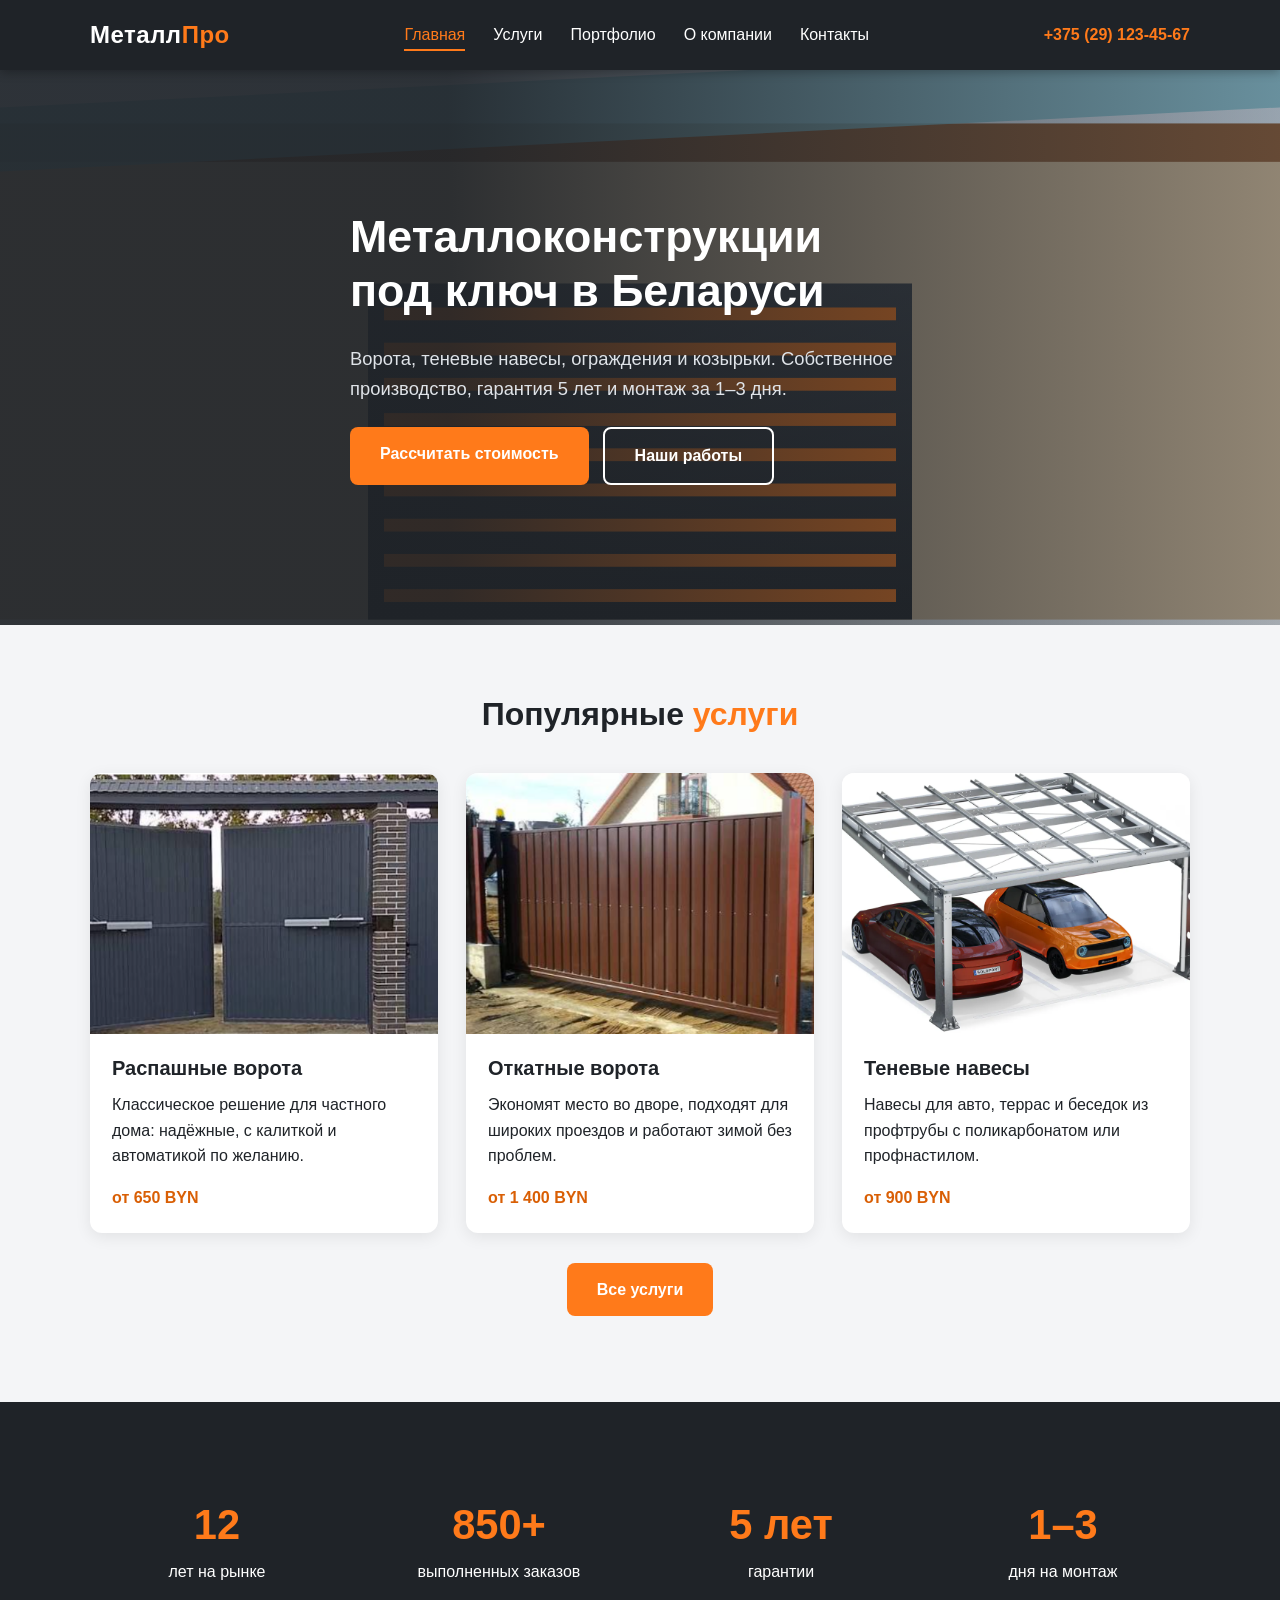
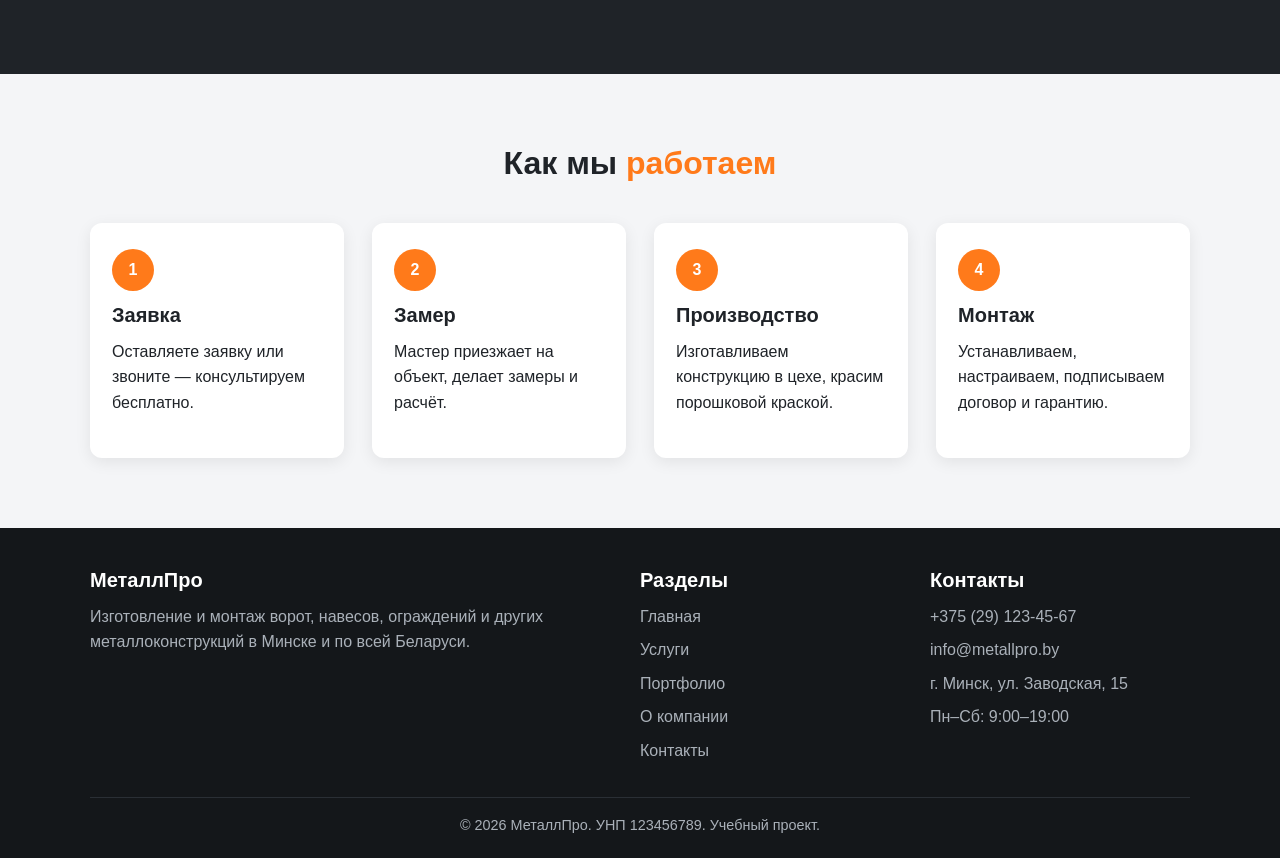
<file: index.html>
<!DOCTYPE html>
<html lang="ru">
<head>
  <meta charset="UTF-8">
  <meta name="viewport" content="width=device-width, initial-scale=1.0">
  <meta name="description" content="Изготовление ворот, теневых навесов и металлоконструкций в Беларуси">
  <title>Ворота, навесы, металлоконструкции — МеталлПро</title>
  <link rel="icon" href="images/hero.svg" type="image/svg+xml">
  <link rel="stylesheet" href="css/style.css">
</head>
<body>
  <header class="header">
    <div class="container header__inner">
      <a href="index.html" class="logo">Металл<span>Про</span></a>
      <nav class="nav" id="nav" aria-label="Главное меню">
        <ul class="nav__list">
          <li><a class="nav__link active" href="index.html">Главная</a></li>
          <li><a class="nav__link" href="services.html">Услуги</a></li>
          <li><a class="nav__link" href="portfolio.html">Портфолио</a></li>
          <li><a class="nav__link" href="about.html">О компании</a></li>
          <li><a class="nav__link" href="contacts.html">Контакты</a></li>
        </ul>
      </nav>
      <a href="tel:+375291234567" class="header__phone">+375 (29) 123-45-67</a>
      <button class="burger" aria-label="Открыть меню" aria-expanded="false"><span></span><span></span><span></span></button>
    </div>
  </header>

  <main>
    <section class="hero">
      <div class="container hero__content">
        <h1>Металлоконструкции <br>под ключ в Беларуси</h1>
        <p>Ворота, теневые навесы, ограждения и козырьки. Собственное производство, гарантия 5 лет и монтаж за 1–3 дня.</p>
        <div class="hero__actions">
          <a href="contacts.html" class="btn">Рассчитать стоимость</a>
          <a href="portfolio.html" class="btn btn--outline">Наши работы</a>
        </div>
      </div>
    </section>

    <section class="section">
      <div class="container">
        <h2 class="section__title">Популярные <span>услуги</span></h2>
        <div class="grid grid--3">
        <article class="card">
          <img class="card__img" src="images/gate-swing.png" alt="Распашные ворота" width="800" height="600" loading="lazy">
          <div class="card__body">
            <h3>Распашные ворота</h3>
            <p>Классическое решение для частного дома: надёжные, с калиткой и автоматикой по желанию.</p>
            <span class="card__price">от 650 BYN</span>
          </div>
        </article>
        <article class="card">
          <img class="card__img" src="images/gate-sliding.png" alt="Откатные ворота" width="800" height="600" loading="lazy">
          <div class="card__body">
            <h3>Откатные ворота</h3>
            <p>Экономят место во дворе, подходят для широких проездов и работают зимой без проблем.</p>
            <span class="card__price">от 1 400 BYN</span>
          </div>
        </article>
        <article class="card">
          <img class="card__img" src="images/canopy.png" alt="Навес для автомобиля" width="800" height="600" loading="lazy">
          <div class="card__body">
            <h3>Теневые навесы</h3>
            <p>Навесы для авто, террас и беседок из профтрубы с поликарбонатом или профнастилом.</p>
            <span class="card__price">от 900 BYN</span>
          </div>
        </article>
        </div>
        <p style="text-align:center;margin-top:30px"><a href="services.html" class="btn">Все услуги</a></p>
      </div>
    </section>

    <section class="section section--dark">
      <div class="container grid grid--4">
        <div class="stat"><b>12</b>лет на рынке</div>
        <div class="stat"><b>850+</b>выполненных заказов</div>
        <div class="stat"><b>5 лет</b>гарантии</div>
        <div class="stat"><b>1–3</b>дня на монтаж</div>
      </div>
    </section>

    <section class="section">
      <div class="container">
        <h2 class="section__title">Как мы <span>работаем</span></h2>
        <div class="grid grid--4 steps">
          <div class="step"><h3>Заявка</h3><p>Оставляете заявку или звоните — консультируем бесплатно.</p></div>
          <div class="step"><h3>Замер</h3><p>Мастер приезжает на объект, делает замеры и расчёт.</p></div>
          <div class="step"><h3>Производство</h3><p>Изготавливаем конструкцию в цехе, красим порошковой краской.</p></div>
          <div class="step"><h3>Монтаж</h3><p>Устанавливаем, настраиваем, подписываем договор и гарантию.</p></div>
        </div>
      </div>
    </section>
  </main>

  <footer class="footer">
    <div class="container">
      <div class="footer__grid">
        <div>
          <h3>МеталлПро</h3>
          <p>Изготовление и монтаж ворот, навесов, ограждений и других металлоконструкций в Минске и по всей Беларуси.</p>
        </div>
        <div>
          <h3>Разделы</h3>
          <ul>
            <li><a href="index.html">Главная</a></li>
            <li><a href="services.html">Услуги</a></li>
            <li><a href="portfolio.html">Портфолио</a></li>
            <li><a href="about.html">О компании</a></li>
            <li><a href="contacts.html">Контакты</a></li>
          </ul>
        </div>
        <div>
          <h3>Контакты</h3>
          <ul>
            <li><a href="tel:+375291234567">+375 (29) 123-45-67</a></li>
            <li><a href="mailto:info@metallpro.by">info@metallpro.by</a></li>
            <li>г. Минск, ул. Заводская, 15</li>
            <li>Пн–Сб: 9:00–19:00</li>
          </ul>
        </div>
      </div>
      <div class="footer__bottom">© <span id="year">2026</span> МеталлПро. УНП 123456789. Учебный проект.</div>
    </div>
  </footer>

  <script src="js/main.js"></script>
</body>
</html>
</file>
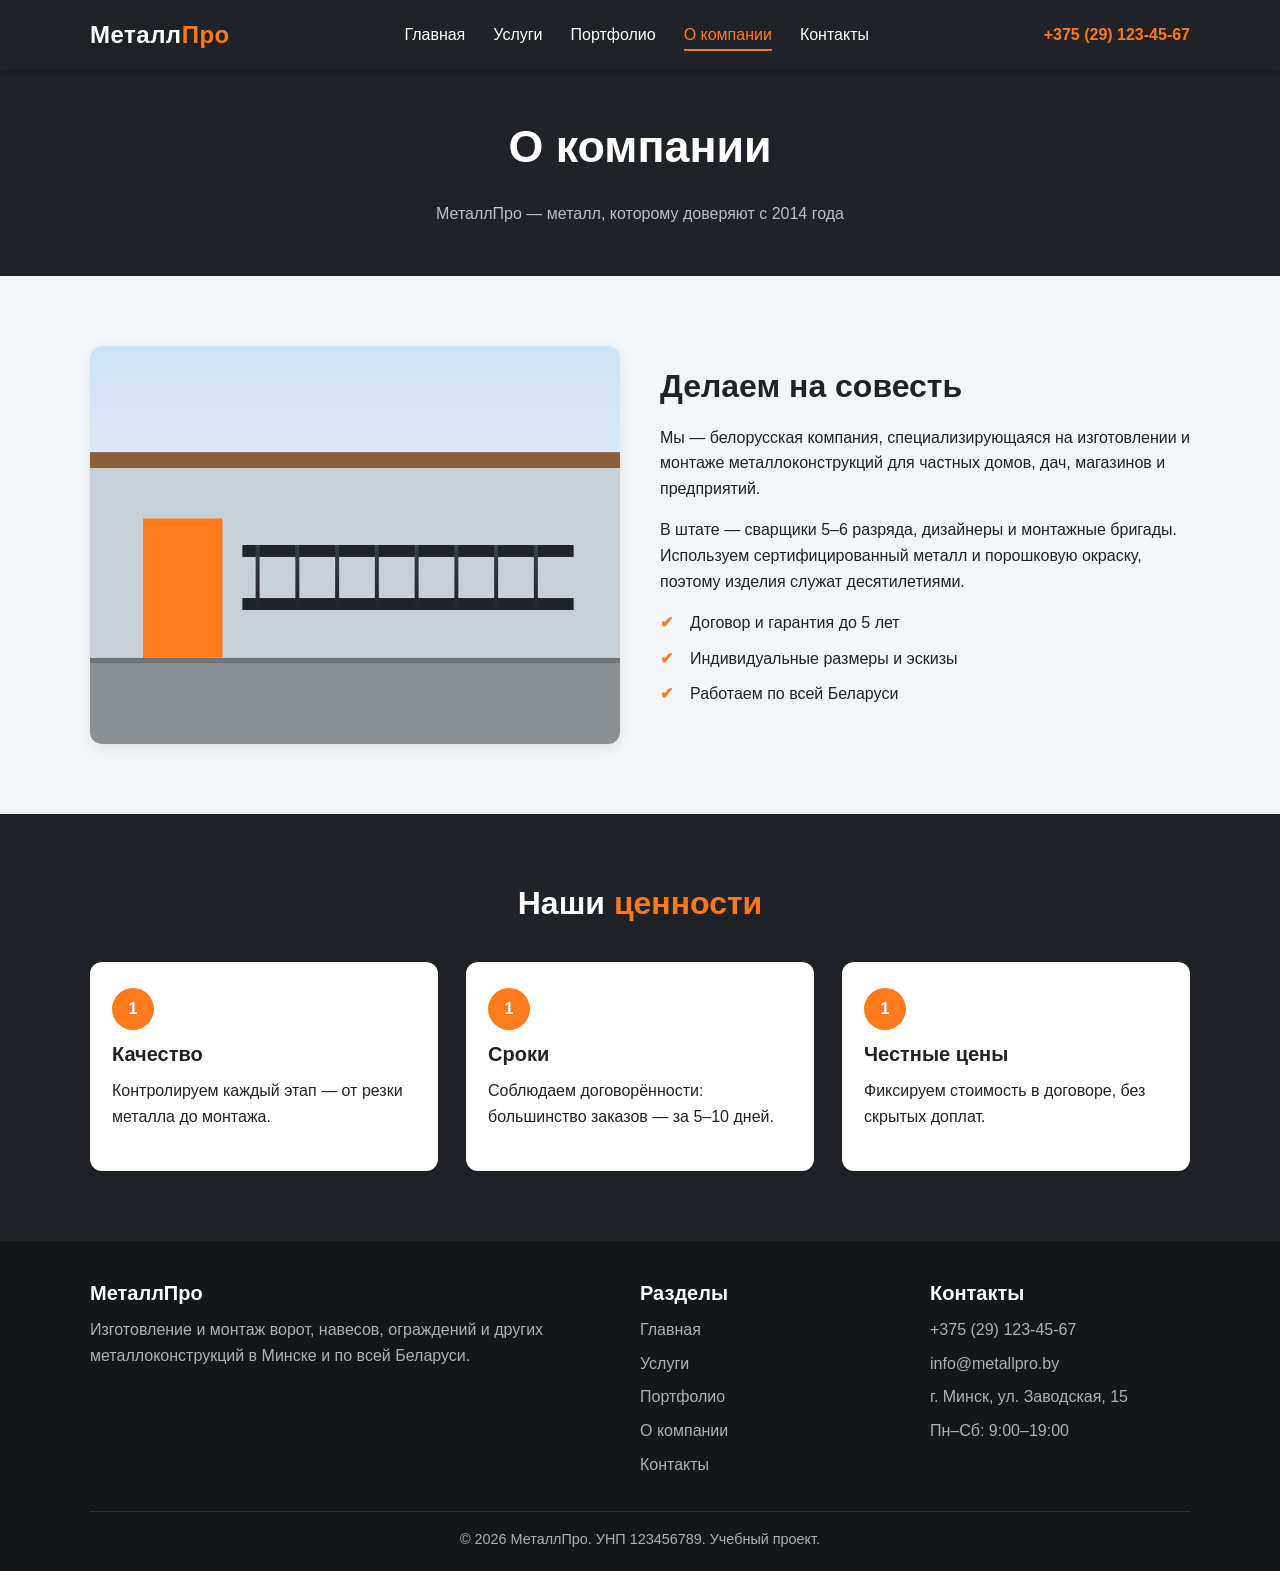
<file: about.html>
<!DOCTYPE html>
<html lang="ru">
<head>
  <meta charset="UTF-8">
  <meta name="viewport" content="width=device-width, initial-scale=1.0">
  <meta name="description" content="О компании МеталлПро: производство металлоконструкций в Беларуси">
  <title>О компании — МеталлПро</title>
  <link rel="icon" href="images/hero.svg" type="image/svg+xml">
  <link rel="stylesheet" href="css/style.css">
</head>
<body>
  <header class="header">
    <div class="container header__inner">
      <a href="index.html" class="logo">Металл<span>Про</span></a>
      <nav class="nav" id="nav" aria-label="Главное меню">
        <ul class="nav__list">
          <li><a class="nav__link" href="index.html">Главная</a></li>
          <li><a class="nav__link" href="services.html">Услуги</a></li>
          <li><a class="nav__link" href="portfolio.html">Портфолио</a></li>
          <li><a class="nav__link active" href="about.html">О компании</a></li>
          <li><a class="nav__link" href="contacts.html">Контакты</a></li>
        </ul>
      </nav>
      <a href="tel:+375291234567" class="header__phone">+375 (29) 123-45-67</a>
      <button class="burger" aria-label="Открыть меню" aria-expanded="false"><span></span><span></span><span></span></button>
    </div>
  </header>

  <main>
    <div class="page-head"><div class="container"><h1>О компании</h1><p>МеталлПро — металл, которому доверяют с 2014 года</p></div></div>
    <section class="section">
      <div class="container split">
        <img src="images/workshop.svg" alt="Наш цех" width="800" height="600" loading="lazy">
        <div>
          <h2>Делаем на совесть</h2>
          <p>Мы — белорусская компания, специализирующаяся на изготовлении и монтаже металлоконструкций для частных домов, дач, магазинов и предприятий.</p>
          <p>В штате — сварщики 5–6 разряда, дизайнеры и монтажные бригады. Используем сертифицированный металл и порошковую окраску, поэтому изделия служат десятилетиями.</p>
          <ul class="list-check">
            <li>Договор и гарантия до 5 лет</li>
            <li>Индивидуальные размеры и эскизы</li>
            <li>Работаем по всей Беларуси</li>
          </ul>
        </div>
      </div>
    </section>
    <section class="section section--dark">
      <div class="container">
        <h2 class="section__title">Наши <span>ценности</span></h2>
        <div class="grid grid--3">
          <div class="step"  style="color:#1f2328"><h3>Качество</h3><p>Контролируем каждый этап — от резки металла до монтажа.</p></div>
          <div class="step" style="color:#1f2328"><h3>Сроки</h3><p>Соблюдаем договорённости: большинство заказов — за 5–10 дней.</p></div>
          <div class="step" style="color:#1f2328"><h3>Честные цены</h3><p>Фиксируем стоимость в договоре, без скрытых доплат.</p></div>
        </div>
      </div>
    </section>
  </main>

  <footer class="footer">
    <div class="container">
      <div class="footer__grid">
        <div>
          <h3>МеталлПро</h3>
          <p>Изготовление и монтаж ворот, навесов, ограждений и других металлоконструкций в Минске и по всей Беларуси.</p>
        </div>
        <div>
          <h3>Разделы</h3>
          <ul>
            <li><a href="index.html">Главная</a></li>
            <li><a href="services.html">Услуги</a></li>
            <li><a href="portfolio.html">Портфолио</a></li>
            <li><a href="about.html">О компании</a></li>
            <li><a href="contacts.html">Контакты</a></li>
          </ul>
        </div>
        <div>
          <h3>Контакты</h3>
          <ul>
            <li><a href="tel:+375291234567">+375 (29) 123-45-67</a></li>
            <li><a href="mailto:info@metallpro.by">info@metallpro.by</a></li>
            <li>г. Минск, ул. Заводская, 15</li>
            <li>Пн–Сб: 9:00–19:00</li>
          </ul>
        </div>
      </div>
      <div class="footer__bottom">© <span id="year">2026</span> МеталлПро. УНП 123456789. Учебный проект.</div>
    </div>
  </footer>

  <script src="js/main.js"></script>
</body>
</html>
</file>
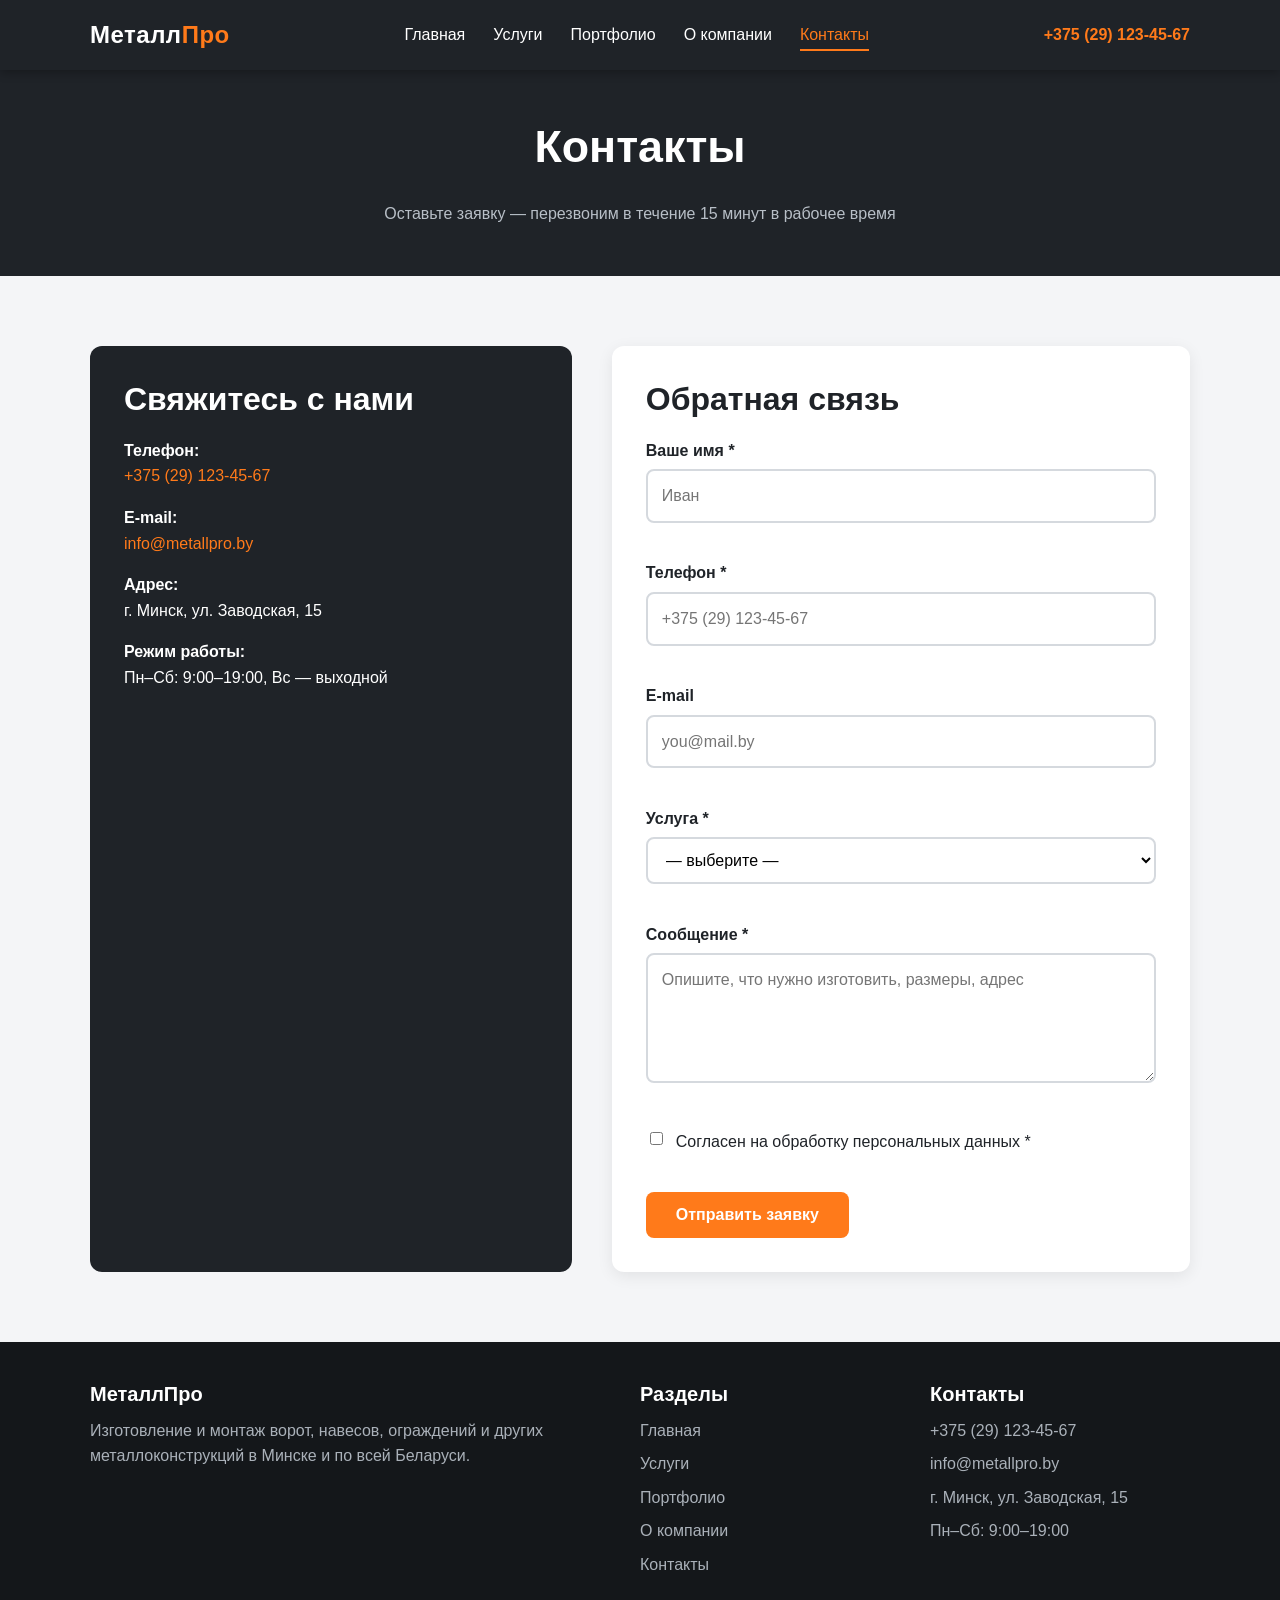
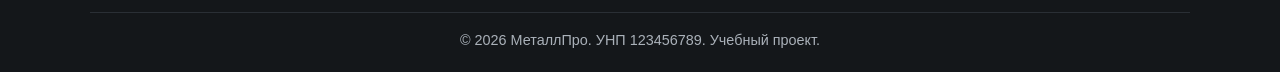
<file: contacts.html>
<!DOCTYPE html>
<html lang="ru">
<head>
  <meta charset="UTF-8">
  <meta name="viewport" content="width=device-width, initial-scale=1.0">
  <meta name="description" content="Контакты и форма обратной связи МеталлПро">
  <title>Контакты — МеталлПро</title>
  <link rel="icon" href="images/hero.svg" type="image/svg+xml">
  <link rel="stylesheet" href="css/style.css">
</head>
<body>
  <header class="header">
    <div class="container header__inner">
      <a href="index.html" class="logo">Металл<span>Про</span></a>
      <nav class="nav" id="nav" aria-label="Главное меню">
        <ul class="nav__list">
          <li><a class="nav__link" href="index.html">Главная</a></li>
          <li><a class="nav__link" href="services.html">Услуги</a></li>
          <li><a class="nav__link" href="portfolio.html">Портфолио</a></li>
          <li><a class="nav__link" href="about.html">О компании</a></li>
          <li><a class="nav__link active" href="contacts.html">Контакты</a></li>
        </ul>
      </nav>
      <a href="tel:+375291234567" class="header__phone">+375 (29) 123-45-67</a>
      <button class="burger" aria-label="Открыть меню" aria-expanded="false"><span></span><span></span><span></span></button>
    </div>
  </header>

  <main>
    <div class="page-head"><div class="container"><h1>Контакты</h1><p>Оставьте заявку — перезвоним в течение 15 минут в рабочее время</p></div></div>
    <section class="section">
      <div class="container contacts">
        <div class="info-box">
          <h2>Свяжитесь с нами</h2>
          <p><strong>Телефон:</strong><br><a href="tel:+375291234567">+375 (29) 123-45-67</a></p>
          <p><strong>E-mail:</strong><br><a href="mailto:info@metallpro.by">info@metallpro.by</a></p>
          <p><strong>Адрес:</strong><br>г. Минск, ул. Заводская, 15</p>
          <p><strong>Режим работы:</strong><br>Пн–Сб: 9:00–19:00, Вс — выходной</p>
        </div>

        <form class="form" id="contact-form" novalidate>
          <h2>Обратная связь</h2>
          <div class="form__group">
            <label for="name">Ваше имя *</label>
            <input type="text" id="name" name="name" placeholder="Иван" autocomplete="name" required>
            <div class="form__error"></div>
          </div>
          <div class="form__group">
            <label for="phone">Телефон *</label>
            <input type="tel" id="phone" name="phone" placeholder="+375 (29) 123-45-67" autocomplete="tel" required>
            <div class="form__error"></div>
          </div>
          <div class="form__group">
            <label for="email">E-mail</label>
            <input type="email" id="email" name="email" placeholder="you@mail.by" autocomplete="email">
            <div class="form__error"></div>
          </div>
          <div class="form__group">
            <label for="service">Услуга *</label>
            <select id="service" name="service" required>
              <option value="">— выберите —</option>
              <option>Распашные ворота</option>
              <option>Откатные ворота</option>
              <option>Теневой навес</option>
              <option>Ограждения и перила</option>
              <option>Козырёк</option>
              <option>Художественная ковка</option>
              <option>Другое</option>
            </select>
            <div class="form__error"></div>
          </div>
          <div class="form__group">
            <label for="message">Сообщение *</label>
            <textarea id="message" name="message" placeholder="Опишите, что нужно изготовить, размеры, адрес" required></textarea>
            <div class="form__error"></div>
          </div>
          <div class="form__group">
            <div class="form__check">
              <input type="checkbox" id="agree" name="agree">
              <label for="agree">Согласен на обработку персональных данных *</label>
            </div>
            <div class="form__error"></div>
          </div>
          <button type="submit" class="btn">Отправить заявку</button>
          <div class="form__success" id="form-success">Спасибо! Заявка отправлена, мы скоро свяжемся с вами.</div>
        </form>
      </div>
    </section>
  </main>

  <footer class="footer">
    <div class="container">
      <div class="footer__grid">
        <div>
          <h3>МеталлПро</h3>
          <p>Изготовление и монтаж ворот, навесов, ограждений и других металлоконструкций в Минске и по всей Беларуси.</p>
        </div>
        <div>
          <h3>Разделы</h3>
          <ul>
            <li><a href="index.html">Главная</a></li>
            <li><a href="services.html">Услуги</a></li>
            <li><a href="portfolio.html">Портфолио</a></li>
            <li><a href="about.html">О компании</a></li>
            <li><a href="contacts.html">Контакты</a></li>
          </ul>
        </div>
        <div>
          <h3>Контакты</h3>
          <ul>
            <li><a href="tel:+375291234567">+375 (29) 123-45-67</a></li>
            <li><a href="mailto:info@metallpro.by">info@metallpro.by</a></li>
            <li>г. Минск, ул. Заводская, 15</li>
            <li>Пн–Сб: 9:00–19:00</li>
          </ul>
        </div>
      </div>
      <div class="footer__bottom">© <span id="year">2026</span> МеталлПро. УНП 123456789. Учебный проект.</div>
    </div>
  </footer>

  <script src="js/main.js"></script>
</body>
</html>
</file>
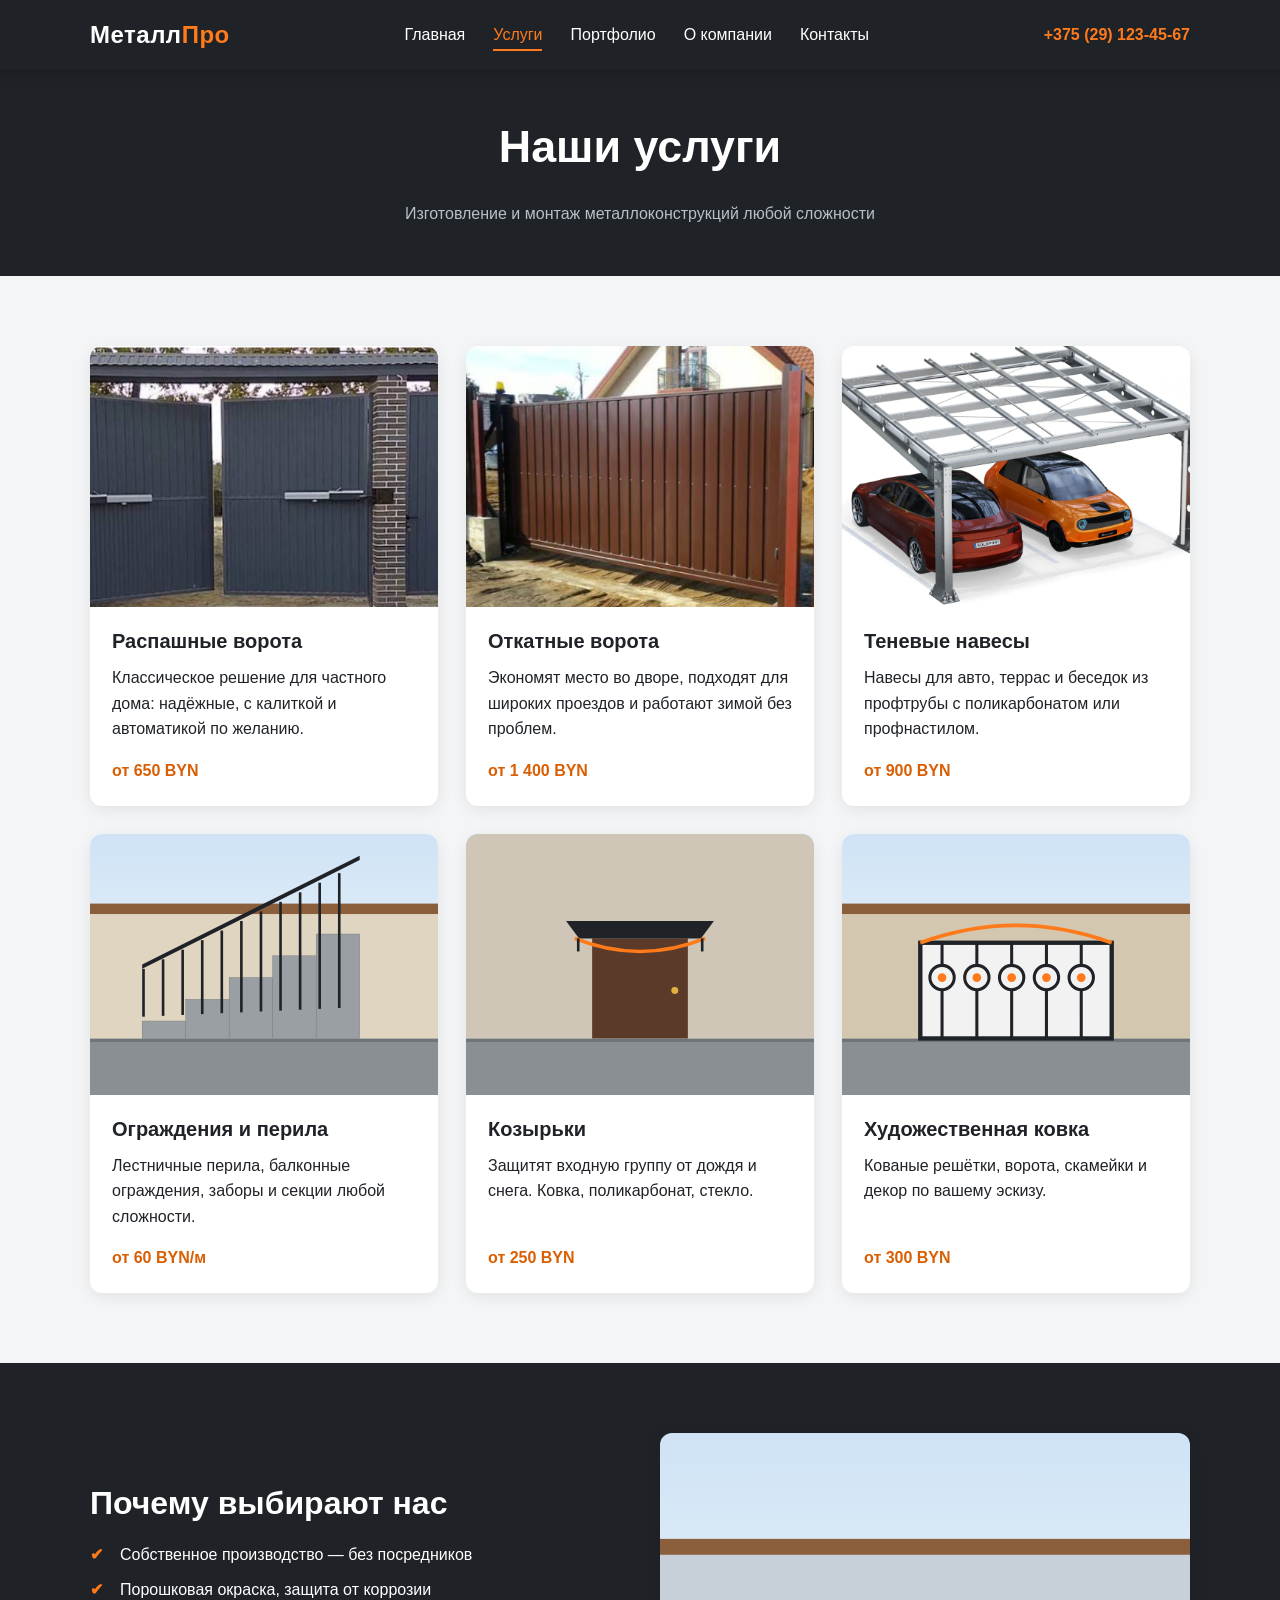
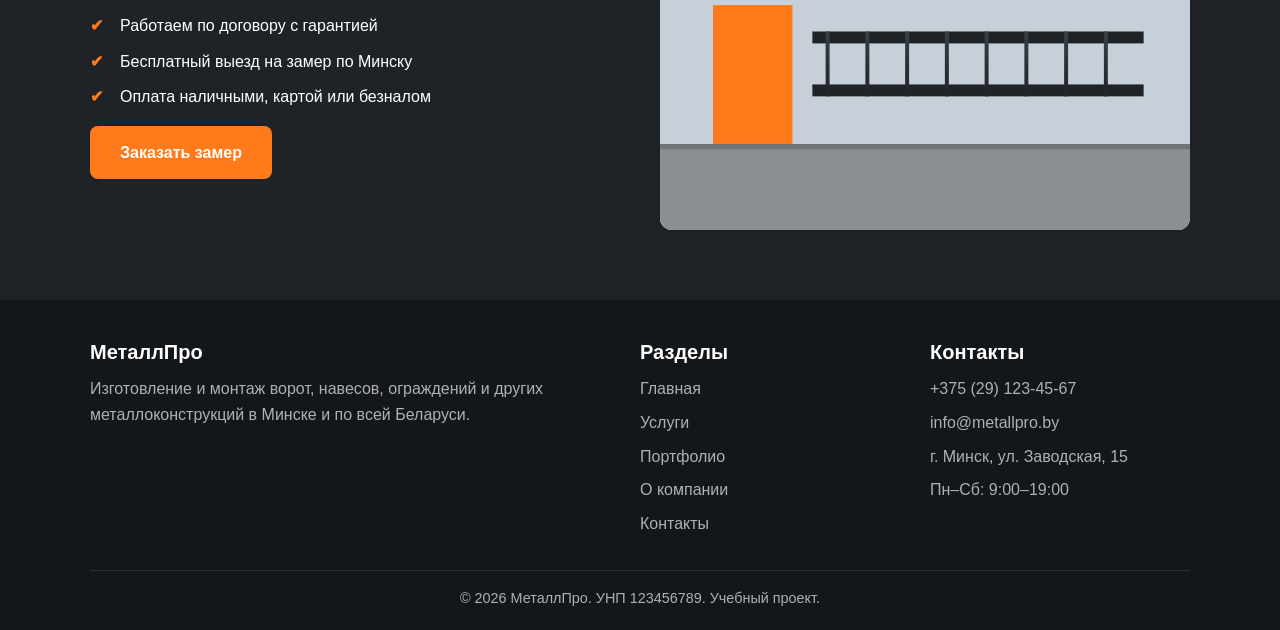
<file: services.html>
<!DOCTYPE html>
<html lang="ru">
<head>
  <meta charset="UTF-8">
  <meta name="viewport" content="width=device-width, initial-scale=1.0">
  <meta name="description" content="Ворота, навесы, козырьки, ограждения и ковка — цены и описание услуг">
  <title>Услуги — МеталлПро</title>
  <link rel="icon" href="images/hero.svg" type="image/svg+xml">
  <link rel="stylesheet" href="css/style.css">
</head>
<body>
  <header class="header">
    <div class="container header__inner">
      <a href="index.html" class="logo">Металл<span>Про</span></a>
      <nav class="nav" id="nav" aria-label="Главное меню">
        <ul class="nav__list">
          <li><a class="nav__link" href="index.html">Главная</a></li>
          <li><a class="nav__link active" href="services.html">Услуги</a></li>
          <li><a class="nav__link" href="portfolio.html">Портфолио</a></li>
          <li><a class="nav__link" href="about.html">О компании</a></li>
          <li><a class="nav__link" href="contacts.html">Контакты</a></li>
        </ul>
      </nav>
      <a href="tel:+375291234567" class="header__phone">+375 (29) 123-45-67</a>
      <button class="burger" aria-label="Открыть меню" aria-expanded="false"><span></span><span></span><span></span></button>
    </div>
  </header>

  <main>
    <div class="page-head"><div class="container"><h1>Наши услуги</h1><p>Изготовление и монтаж металлоконструкций любой сложности</p></div></div>
    <section class="section">
      <div class="container">
        <div class="grid grid--3">
        <article class="card">
          <img class="card__img" src="images/gate-swing.png" alt="Распашные ворота" width="800" height="600" loading="lazy">
          <div class="card__body">
            <h3>Распашные ворота</h3>
            <p>Классическое решение для частного дома: надёжные, с калиткой и автоматикой по желанию.</p>
            <span class="card__price">от 650 BYN</span>
          </div>
        </article>
        <article class="card">
          <img class="card__img" src="images/gate-sliding.png" alt="Откатные ворота" width="800" height="600" loading="lazy">
          <div class="card__body">
            <h3>Откатные ворота</h3>
            <p>Экономят место во дворе, подходят для широких проездов и работают зимой без проблем.</p>
            <span class="card__price">от 1 400 BYN</span>
          </div>
        </article>
        <article class="card">
          <img class="card__img" src="images/canopy.png" alt="Навес для автомобиля" width="800" height="600" loading="lazy">
          <div class="card__body">
            <h3>Теневые навесы</h3>
            <p>Навесы для авто, террас и беседок из профтрубы с поликарбонатом или профнастилом.</p>
            <span class="card__price">от 900 BYN</span>
          </div>
        </article>
        <article class="card">
          <img class="card__img" src="images/railing.svg" alt="Металлические перила" width="800" height="600" loading="lazy">
          <div class="card__body">
            <h3>Ограждения и перила</h3>
            <p>Лестничные перила, балконные ограждения, заборы и секции любой сложности.</p>
            <span class="card__price">от 60 BYN/м</span>
          </div>
        </article>
        <article class="card">
          <img class="card__img" src="images/visor.svg" alt="Козырёк над входом" width="800" height="600" loading="lazy">
          <div class="card__body">
            <h3>Козырьки</h3>
            <p>Защитят входную группу от дождя и снега. Ковка, поликарбонат, стекло.</p>
            <span class="card__price">от 250 BYN</span>
          </div>
        </article>
        <article class="card">
          <img class="card__img" src="images/forged.svg" alt="Кованые элементы" width="800" height="600" loading="lazy">
          <div class="card__body">
            <h3>Художественная ковка</h3>
            <p>Кованые решётки, ворота, скамейки и декор по вашему эскизу.</p>
            <span class="card__price">от 300 BYN</span>
          </div>
        </article>
        </div>
      </div>
    </section>
    <section class="section section--dark">
      <div class="container split">
        <div>
          <h2>Почему выбирают нас</h2>
          <ul class="list-check">
            <li>Собственное производство — без посредников</li>
            <li>Порошковая окраска, защита от коррозии</li>
            <li>Работаем по договору с гарантией</li>
            <li>Бесплатный выезд на замер по Минску</li>
            <li>Оплата наличными, картой или безналом</li>
          </ul>
          <a href="contacts.html" class="btn">Заказать замер</a>
        </div>
        <img src="images/workshop.svg" alt="Производственный цех" width="800" height="600" loading="lazy">
      </div>
    </section>
  </main>

  <footer class="footer">
    <div class="container">
      <div class="footer__grid">
        <div>
          <h3>МеталлПро</h3>
          <p>Изготовление и монтаж ворот, навесов, ограждений и других металлоконструкций в Минске и по всей Беларуси.</p>
        </div>
        <div>
          <h3>Разделы</h3>
          <ul>
            <li><a href="index.html">Главная</a></li>
            <li><a href="services.html">Услуги</a></li>
            <li><a href="portfolio.html">Портфолио</a></li>
            <li><a href="about.html">О компании</a></li>
            <li><a href="contacts.html">Контакты</a></li>
          </ul>
        </div>
        <div>
          <h3>Контакты</h3>
          <ul>
            <li><a href="tel:+375291234567">+375 (29) 123-45-67</a></li>
            <li><a href="mailto:info@metallpro.by">info@metallpro.by</a></li>
            <li>г. Минск, ул. Заводская, 15</li>
            <li>Пн–Сб: 9:00–19:00</li>
          </ul>
        </div>
      </div>
      <div class="footer__bottom">© <span id="year">2026</span> МеталлПро. УНП 123456789. Учебный проект.</div>
    </div>
  </footer>

  <script src="js/main.js"></script>
</body>
</html>
</file>
<file: css/style.css>
/* ==========================================================
   МеталлПро — стили сайта
   Структура: 1. Переменные  2. Базовые  3. Шапка/меню  4. Секции
   5. Карточки  6. Галерея  7. Форма  8. Подвал
   9. Медиазапросы (планшет / смартфон)
   ========================================================== */

/* 1. Переменные */
:root {
  --bg: #f4f5f7;
  --surface: #ffffff;
  --text: #1f2328;
  --muted: #5f6873;
  --dark: #1f2328;
  --accent: #ff7a1a;
  --accent-dark: #d95f05;
  --error: #d62828;
  --ok: #2a9d4b;
  --radius: 12px;
  --shadow: 0 4px 16px rgba(0, 0, 0, .08);
  --container: 1140px;
}

/* 2. Базовые */
*, *::before, *::after { box-sizing: border-box; }
html { scroll-behavior: smooth; background: #14171a; } /* цвет подвала: виден при оверскролле */
body {
  margin: 0;
  font-family: "Segoe UI", Roboto, Arial, sans-serif;
  line-height: 1.6;
  color: var(--text);
  background: var(--bg);
  /* подвал всегда прижат к низу экрана, даже на коротких страницах */
  min-height: 100vh;
  min-height: 100dvh;
  display: flex;
  flex-direction: column;
}
main { flex: 1 0 auto; }
img { max-width: 100%; height: auto; display: block; }
a { color: inherit; text-decoration: none; }
h1, h2, h3 { line-height: 1.2; margin: 0 0 .6em; }
h1 { font-size: 2.8rem; }
h2 { font-size: 2rem; }
h3 { font-size: 1.25rem; }
p { margin: 0 0 1em; }
.container { width: 100%; max-width: var(--container); margin: 0 auto; padding: 0 20px; }
.section { padding: 70px 0; }
.section--dark { background: var(--dark); color: #fff; }
.section__title { text-align: center; margin-bottom: 40px; }
.section__title span { color: var(--accent); }

.btn {
  display: inline-block; border: 0; cursor: pointer;
  padding: 14px 30px; border-radius: 8px;
  background: var(--accent); color: #fff; font-size: 1rem; font-weight: 600;
  transition: background .2s, transform .2s;
}
.btn:hover { background: var(--accent-dark); transform: translateY(-2px); }
.btn--outline { background: transparent; border: 2px solid #fff; }
.btn--outline:hover { background: #fff; color: var(--dark); }

/* 3. Шапка и меню */
.header { position: sticky; top: 0; z-index: 100; background: var(--dark); color: #fff; box-shadow: 0 2px 10px rgba(0,0,0,.3); }
.header__inner { display: flex; align-items: center; justify-content: space-between; min-height: 70px; }
.logo { font-size: 1.5rem; font-weight: 800; letter-spacing: .5px; }
.logo span { color: var(--accent); }
.nav__list { display: flex; gap: 28px; list-style: none; margin: 0; padding: 0; }
.nav__link { padding: 6px 0; border-bottom: 2px solid transparent; transition: .2s; }
.nav__link:hover, .nav__link.active { color: var(--accent); border-color: var(--accent); }
.header__phone { font-weight: 700; color: var(--accent); }
.burger { display: none; background: none; border: 0; cursor: pointer; padding: 8px; }
.burger span { display: block; width: 28px; height: 3px; background: #fff; margin: 5px 0; transition: .3s; }
.burger.open span:nth-child(1) { transform: translateY(8px) rotate(45deg); }
.burger.open span:nth-child(2) { opacity: 0; }
.burger.open span:nth-child(3) { transform: translateY(-8px) rotate(-45deg); }

/* 4. Секции */
.hero {
  position: relative; color: #fff; padding: 110px 0;
  background: linear-gradient(90deg, rgba(31,35,40,.92) 35%, rgba(31,35,40,.35)), url("../images/hero.svg") center/cover no-repeat;
}
.hero__content { max-width: 620px; }
.hero__content p { font-size: 1.15rem; color: #dfe3e8; }
.hero__actions { display: flex; gap: 14px; flex-wrap: wrap; margin-top: 24px; }
.page-head { background: var(--dark); color: #fff; padding: 50px 0; text-align: center; }
.page-head p { color: #b8bfc7; margin: 0; }

.split { display: grid; grid-template-columns: 1fr 1fr; gap: 40px; align-items: center; }
.split img { border-radius: var(--radius); box-shadow: var(--shadow); }
.list-check { list-style: none; padding: 0; }
.list-check li { padding-left: 30px; position: relative; margin-bottom: 10px; }
.list-check li::before { content: "✔"; position: absolute; left: 0; color: var(--accent); font-weight: 700; }

/* 5. Карточки (CSS Grid) */
.grid { display: grid; gap: 28px; }
.grid--3 { grid-template-columns: repeat(3, 1fr); }
.grid--4 { grid-template-columns: repeat(4, 1fr); }
.card { background: var(--surface); border-radius: var(--radius); box-shadow: var(--shadow); overflow: hidden; transition: transform .25s, box-shadow .25s; display: flex; flex-direction: column; }
.card:hover { transform: translateY(-6px); box-shadow: 0 10px 26px rgba(0,0,0,.15); }
.card__img { aspect-ratio: 4 / 3; object-fit: cover; width: 100%; }
.card__body { padding: 22px; flex: 1; display: flex; flex-direction: column; }
.card__price { margin-top: auto; font-weight: 700; color: var(--accent-dark); }
.stat { text-align: center; padding: 20px; }
.stat b { display: block; font-size: 2.6rem; color: var(--accent); }
.steps { counter-reset: step; }
.step { background: var(--surface); padding: 26px 22px; border-radius: var(--radius); box-shadow: var(--shadow); position: relative; }
.step::before { counter-increment: step; content: counter(step); display: inline-grid; place-items: center; width: 42px; height: 42px; margin-bottom: 12px; border-radius: 50%; background: var(--accent); color: #fff; font-weight: 700; }

/* 6. Галерея */
.filters { display: flex; justify-content: center; flex-wrap: wrap; gap: 10px; margin-bottom: 30px; }
.filter-btn { padding: 8px 20px; border: 2px solid var(--dark); border-radius: 30px; background: transparent; cursor: pointer; font-weight: 600; transition: .2s; }
.filter-btn:hover, .filter-btn.active { background: var(--dark); color: #fff; }
.gallery { display: grid; grid-template-columns: repeat(3, 1fr); gap: 20px; }
.gallery__item { position: relative; border-radius: var(--radius); overflow: hidden; cursor: zoom-in; box-shadow: var(--shadow); background: none; border: 0; padding: 0; }
.gallery__item img { width: 100%; aspect-ratio: 4 / 3; object-fit: cover; transition: transform .4s; }
.gallery__item:hover img { transform: scale(1.08); }
.gallery__caption { position: absolute; inset: auto 0 0 0; padding: 30px 16px 14px; color: #fff; text-align: left; background: linear-gradient(transparent, rgba(0,0,0,.8)); }
.gallery__item.hide { display: none; }

.lightbox { position: fixed; inset: 0; z-index: 1000; display: none; align-items: center; justify-content: center; flex-direction: column; background: rgba(0,0,0,.9); padding: 20px; }
.lightbox.open { display: flex; }
.lightbox img { max-height: 80vh; max-width: 92vw; border-radius: 8px; background: #fff; }
.lightbox__caption { color: #fff; margin-top: 12px; text-align: center; }
.lightbox__btn { position: absolute; background: rgba(255,255,255,.15); color: #fff; border: 0; font-size: 2rem; width: 52px; height: 52px; border-radius: 50%; cursor: pointer; }
.lightbox__btn:hover { background: var(--accent); }
.lightbox__close { top: 20px; right: 20px; }
.lightbox__prev { left: 20px; top: 50%; }
.lightbox__next { right: 20px; top: 50%; }

/* 7. Форма */
.contacts { display: grid; grid-template-columns: 1fr 1.2fr; gap: 40px; }
.info-box { background: var(--dark); color: #fff; padding: 34px; border-radius: var(--radius); }
.info-box a { color: var(--accent); }
.form { background: var(--surface); padding: 34px; border-radius: var(--radius); box-shadow: var(--shadow); }
.form__group { margin-bottom: 18px; }
.form label { display: block; font-weight: 600; margin-bottom: 6px; }
.form input[type="text"], .form input[type="tel"], .form input[type="email"], .form select, .form textarea {
  width: 100%; padding: 12px 14px; font: inherit; border: 2px solid #d5d9de; border-radius: 8px; background: #fff; transition: border-color .2s;
}
.form input:focus, .form select:focus, .form textarea:focus { outline: none; border-color: var(--accent); }
.form textarea { min-height: 130px; resize: vertical; }
.form .invalid { border-color: var(--error) !important; }
.form .valid { border-color: var(--ok) !important; }
.form__error { color: var(--error); font-size: .88rem; min-height: 1.1em; margin-top: 4px; }
.form__check { display: flex; gap: 10px; align-items: flex-start; }
.form__check label { font-weight: 400; margin: 0; }
.form__success { display: none; background: #e6f6ec; color: #17673a; border-radius: 8px; padding: 16px; margin-top: 16px; font-weight: 600; }
.form__success.show { display: block; }
.map { border: 0; width: 100%; height: 320px; border-radius: var(--radius); margin-top: 30px; background: #ddd; }

/* 8. Подвал */
.footer { background: #14171a; color: #aab1b9; padding: 40px 0 20px; }
.footer__grid { display: grid; grid-template-columns: 2fr 1fr 1fr; gap: 30px; }
.footer h3 { color: #fff; }
.footer ul { list-style: none; margin: 0; padding: 0; }
.footer li { margin-bottom: 8px; }
.footer a:hover { color: var(--accent); }
.footer__bottom { border-top: 1px solid #2a2f35; margin-top: 26px; padding-top: 16px; text-align: center; font-size: .9rem; }

/* 9. МЕДИАЗАПРОСЫ */

/* Планшеты: 768px – 1199px */
@media (min-width: 768px) and (max-width: 1199px) {
  h1 { font-size: 2.3rem; }
  .section { padding: 55px 0; }
  .grid--3, .gallery { grid-template-columns: repeat(2, 1fr); }
  .grid--4 { grid-template-columns: repeat(2, 1fr); }
  .nav__list { gap: 16px; font-size: .95rem; }
  .header__phone { display: none; }
  .contacts { grid-template-columns: 1fr; }
}

/* Смартфоны: до 767px */
@media (max-width: 767px) {
  h1 { font-size: 1.8rem; }
  h2 { font-size: 1.5rem; }
  .section { padding: 40px 0; }
  .hero { padding: 60px 0; background: linear-gradient(rgba(31,35,40,.88), rgba(31,35,40,.88)), url("../images/hero.svg") center/cover; }
  .hero__actions .btn { width: 100%; text-align: center; }
  .grid--3, .grid--4, .gallery, .split, .contacts, .footer__grid { grid-template-columns: 1fr; }
  .split { gap: 24px; }
  .header__phone { display: none; }

  /* адаптивное меню (бургер) */
  .burger { display: block; }
  .nav { position: absolute; top: 70px; left: 0; right: 0; background: var(--dark); max-height: 0; overflow: hidden; transition: max-height .35s ease; }
  .nav.open { max-height: 420px; border-top: 1px solid #2a2f35; }
  .nav__list { flex-direction: column; gap: 0; padding: 10px 20px 20px; }
  .nav__link { display: block; padding: 12px 0; border-bottom: 1px solid #2a2f35; }
  .form, .info-box { padding: 22px; }
  .lightbox__prev { left: 6px; }
  .lightbox__next { right: 6px; }
}

/* Десктопы: от 1200px (базовые стили выше) */
@media (min-width: 1200px) {
  .hero { padding: 140px 0; }
}

@media (prefers-reduced-motion: reduce) {
  * { transition: none !important; scroll-behavior: auto !important; }
}
</file>
